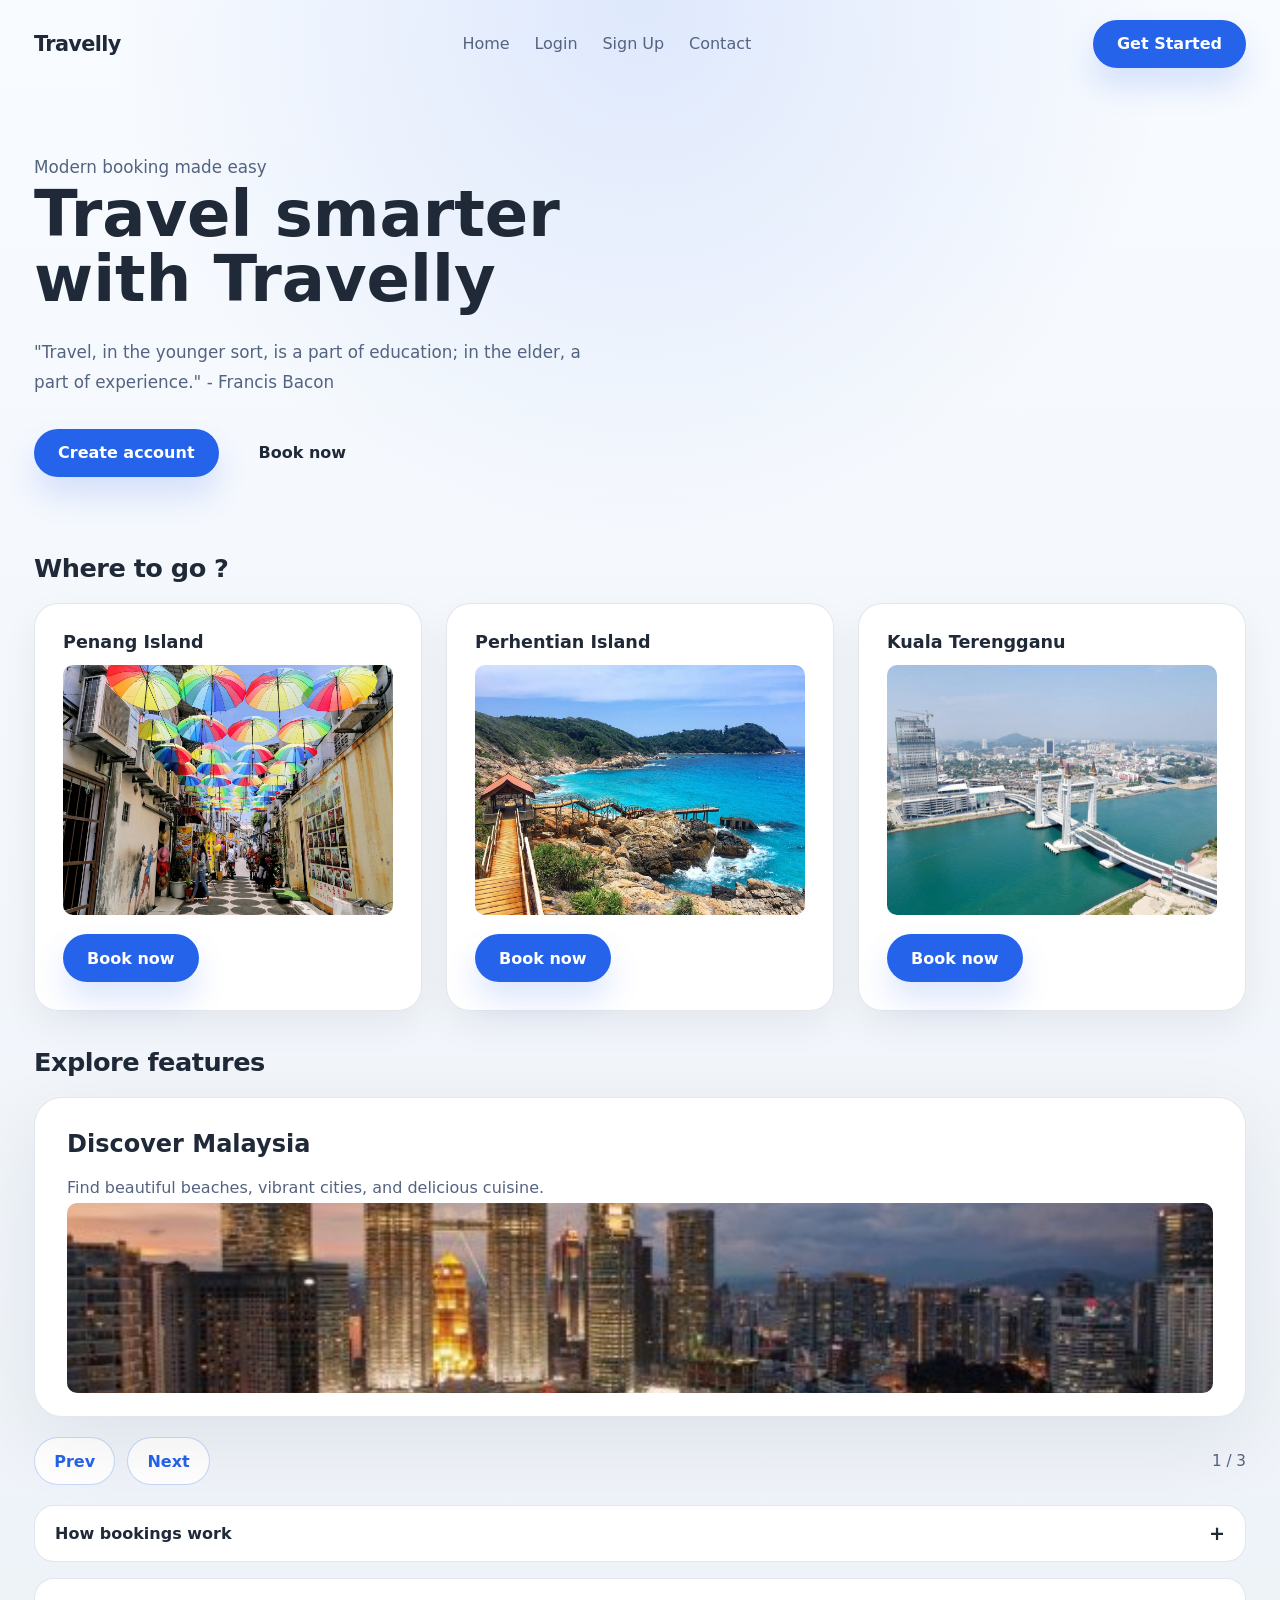
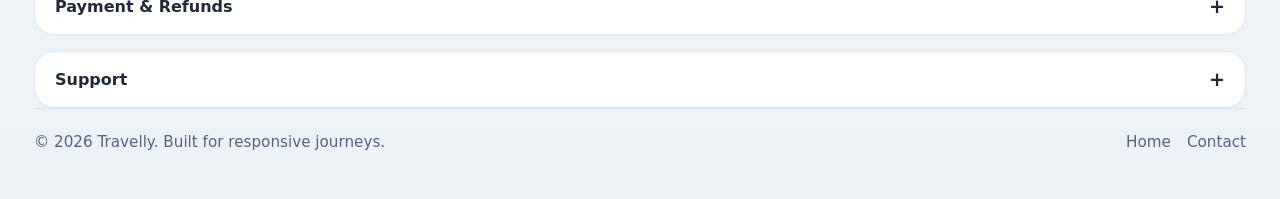
<file: html/index.html>
﻿<!DOCTYPE html>
<html lang="en">
<head>
    <meta charset="UTF-8">
    <meta name="viewport" content="width=device-width, initial-scale=1.0">
    <title>Travelly</title>
    <link rel="stylesheet" href="../css/style.css">
</head>
<body>
    <div class="site-shell">
        <header class="site-header">
            <a class="brand" href="index.html">Travelly</a>
            <nav class="site-nav">
                <a href="index.html">Home</a>
                <a href="login.html">Login</a>
                <a href="signup.html">Sign Up</a>
                <a href="contactus.html">Contact</a>
            </nav>
            <a class="btn btn-primary" href="signup.html">Get Started</a>
        </header>

        <main class="page-content">
            <section class="hero">
                <div class="hero-copy">
                    <p class="eyebrow">Modern booking made easy</p>
                    <h1>Travel smarter with Travelly</h1>
                    <p>"Travel, in the younger sort, is a part of education; in the elder, a part of experience." - Francis Bacon</p>
                    <div class="hero-actions">
                        <a class="btn btn-primary" href="signup.html">Create account</a>
                        <a class="btn" href="booking.html">Book now</a>
                    </div>
                </div>  
            </section>

            <section>
                <h2 class="section-title">Where to go ?</h2>
                <div class="card-grid">
                    <article class="card">
                        <h3>Penang Island</h3>
                        <img src="../src/penang.jpg" style="border-radius:10px;width:100%;height:250px;" alt="Penang Island"><br>
                        <a class="btn btn-primary" href="booking.html">Book now</a>
                    </article>
                    <article class="card">
                        <h3>Perhentian Island</h3>
                        <img src="../src/perhentian.jpg" style="border-radius:10px;width:100%;height:250px;" alt="Perhentian Island"><br>
                        <a class="btn btn-primary" href="booking.html">Book now</a>
                    </article>
                    <article class="card">
                        <h3>Kuala Terengganu</h3>
                        <img src="../src/kuala_terengganu.jpg" style="border-radius:10px;width:100%;height:250px;" alt="Kuala Terengganu"><br>
                        <a class="btn btn-primary" href="booking.html">Book now</a>
                    </article>
                </div>
            </section>

            <section>
                <h2 class="section-title">Explore features</h2>

                <div class="slider">
                    <div class="slider-track">
                        <div class="slide active">
                            <h3>Discover Malaysia</h3>
                            <p>Find beautiful beaches, vibrant cities, and delicious cuisine.</p>
                            <img src="../src/discover.jpg" style="border-radius:10px;width:100%;height:190px; object-fit:cover" alt="Discover Malaysia"><br>
                        </div>
                        <div class="slide">
                            <h3>Adventure Awaits</h3>
                            <p>Plan hiking trips, island hops, and cultural tours with ease.</p>
                            <img src="../src/hiking.jpg" style="border-radius:10px;width:100%;height:190px; object-fit:cover" alt="Adventure Awaits"><br>
                        </div>
                        <div class="slide">
                            <h3>Relax & Recharge</h3>
                            <p>Unwind at top resorts and hidden gems hand-picked for you.</p>
                            <img src="../src/relax.jpg" style="border-radius:10px;width:100%;height:190px; object-fit:cover" alt="Relax & Recharge"><br>
                        </div>
                    </div>

                    <div class="slider-controls">
                        <div class="slider-buttons">
                            <button class="slider-button slider-prev">Prev</button>
                            <button class="slider-button slider-next">Next</button>
                        </div>
                        <div class="slide-index">1 / 3</div>
                    </div>
                </div>

                <!-- Accordion -->
                <div class="accordion" style="margin-top:1.25rem;">
                    <div class="accordion-item">
                        <button class="accordion-header">How bookings work</button>
                        <div class="accordion-body">
                            Choose dates, select a package, and confirm payment — we handle the rest.
                        </div>
                    </div>
                    <div class="accordion-item">
                        <button class="accordion-header">Payment & Refunds</button>
                        <div class="accordion-body">
                            Secure payments and a clear refund policy for peace of mind.
                        </div>
                    </div>
                    <div class="accordion-item">
                        <button class="accordion-header">Support</button>
                        <div class="accordion-body">
                            24/7 support for trip planning and on-trip assistance.
                        </div>
                    </div>
                </div>

            </section>
        </main>

        <footer class="footer">
            <span>© 2026 Travelly. Built for responsive journeys.</span>
            <nav>
                <a href="index.html">Home</a>
                <a href="contactus.html">Contact</a>
            </nav>
        </footer>
    </div>

    <script src="https://code.jquery.com/jquery-3.6.0.min.js"></script>
    <script src="../js/components.js"></script>
</body>
</html>
</file>
<file: css/style.css>
﻿:root {
    --bg: #f5f7fb;
    --surface: #ffffff;
    --surface-strong: #f0f4ff;
    --text: #1f2937;
    --muted: #546380;
    --accent: #2563eb;
    --accent-soft: #eff6ff;
    --border: rgba(100, 116, 139, 0.18);
    --shadow: 0 24px 80px rgba(15, 23, 42, 0.08);
}

* {
    box-sizing: border-box;
}

html {
    scroll-behavior: smooth;
}

body {
    margin: 0;
    min-height: 100vh;
    font-family: Inter, system-ui, -apple-system, BlinkMacSystemFont, "Segoe UI", sans-serif;
    background: radial-gradient(circle at top, rgba(37, 99, 235, 0.12), transparent 28%),
                linear-gradient(180deg, #f8fbff 0%, #edf2f8 100%);
    color: var(--text);
}

img,
svg {
    max-width: 100%;
    display: block;
}

a {
    color: inherit;
    text-decoration: none;
}

button,
input,
textarea,
select {
    font: inherit;
}

button {
    border: none;
    cursor: pointer;
}

.site-shell {
    max-width: 1260px;
    margin: 0 auto;
    padding: 0 1.5rem 3rem;
}

.site-header {
    display: flex;
    align-items: center;
    justify-content: space-between;
    gap: 1rem;
    padding: 1.25rem 0;
}

.brand {
    font-size: 1.3rem;
    font-weight: 700;
    letter-spacing: -0.03em;
}

.site-nav {
    display: flex;
    flex-wrap: wrap;
    gap: 0.75rem;
    align-items: center;
}

.site-nav a {
    color: var(--muted);
    padding: 0.6rem 0.4rem;
    transition: color 0.2s ease;
}

.site-nav a:hover,
.site-nav a:focus-visible {
    color: var(--text);
}

.btn {
    display: inline-flex;
    align-items: center;
    justify-content: center;
    gap: 0.5rem;
    padding: 0.9rem 1.5rem;
    border-radius: 999px;
    font-weight: 600;
    transition: transform 0.2s ease, background-color 0.2s ease, box-shadow 0.2s ease;
}

.btn-primary {
    background: var(--accent);
    color: #ffffff;
    box-shadow: 0 18px 32px rgba(37, 99, 235, 0.16);
}

.btn-primary:hover,
.btn-primary:focus-visible {
    transform: translateY(-1px);
    background: #1d4ed8;
}

.page-content {
    display: flex;
    flex-direction: column;
    justify-content: center;
    gap: 2.25rem;
}
.form-content {
    display: flex;
    justify-content: center;
    padding: 2.5rem 0;
}

.hero {
    display: flex;
    flex-wrap: wrap;
    align-items: center;
    gap: 2rem;
    padding: 2.5rem 0;
}

.hero-copy {
    flex: 1 1 360px;
    max-width: 560px;
}

.hero-panel {
    flex: 1 1 320px;
    min-width: 280px;
}

.hero-copy {
    max-width: 560px;
}

.hero-copy h1 {
    margin: 0;
    font-size: clamp(2.5rem, 5vw, 4.2rem);
    line-height: 1.02;
}

.hero-copy p {
    margin: 1.5rem 0 0;
    font-size: 1.05rem;
    line-height: 1.8;
    color: var(--muted);
}

.hero-actions {
    display: flex;
    flex-wrap: wrap;
    gap: 1rem;
    margin-top: 2rem;
}

.hero-panel {
    padding: 2rem;
    border-radius: 32px;
    background: rgba(255, 255, 255, 0.94);
    box-shadow: var(--shadow);
    border: 1px solid rgba(255, 255, 255, 0.7);
}

.slider {
    display: flex;
    flex-direction: column;
    gap: 1.25rem;
}

.slider-track {
    position: relative;
    overflow: hidden;
    min-height: 320px;
    border-radius: 28px;
    background: rgba(255, 255, 255, 0.96);
    border: 1px solid var(--border);
    box-shadow: var(--shadow);
}

.slide {
    position: absolute;
    inset: 0;
    padding: 2rem;
    display: none;
    width: 100%;
}

.slide.active {
    display: block;
}

.slide h3 {
    margin-top: 0;
    margin-bottom: 1rem;
    font-size: 1.5rem;
}

.slide p {
    margin: 0;
    color: var(--muted);
    line-height: 1.8;
}

.slider-controls {
    display: flex;
    justify-content: space-between;
    align-items: center;
    gap: 1rem;
}

.slider-buttons {
    display: flex;
    gap: 0.75rem;
}

.slider-button {
    padding: 0.85rem 1.2rem;
    border-radius: 999px;
    border: 1px solid rgba(37, 99, 235, 0.25);
    background: #ffffff;
    color: var(--accent);
    font-weight: 600;
    transition: background-color 0.2s ease, transform 0.2s ease;
}

.slider-button:hover,
.slider-button:focus-visible {
    background: var(--accent-soft);
    transform: translateY(-1px);
}

.slide-index {
    color: var(--muted);
    font-size: 0.95rem;
}

.modal-overlay {
    position: fixed;
    inset: 0;
    display: none;
    align-items: center;
    justify-content: center;
    padding: 1rem;
    background: rgba(15, 23, 42, 0.55);
    z-index: 50;
}

.modal-overlay.active {
    display: flex;
}

.modal-dialog {
    width: min(100%, 520px);
    padding: 2rem;
    border-radius: 24px;
    background: #ffffff;
    box-shadow: var(--shadow);
    position: relative;
}

.modal-close {
    position: absolute;
    top: 1rem;
    right: 1rem;
    background: transparent;
    border: none;
    color: var(--muted);
    font-size: 1.5rem;
    cursor: pointer;
}

.accordion {
    display: flex;
    flex-direction: column;
    gap: 1rem;
}

.accordion-item {
    border-radius: 20px;
    border: 1px solid var(--border);
    background: rgba(255, 255, 255, 0.96);
    overflow: hidden;
}

.accordion-header {
    display: flex;
    width: 100%;
    justify-content: space-between;
    align-items: center;
    padding: 1rem 1.25rem;
    cursor: pointer;
    background: transparent;
    border: none;
    font-size: 1rem;
    font-weight: 700;
    color: var(--text);
}

.accordion-header::after {
    content: '+';
    font-size: 1.2rem;
    transition: transform 0.2s ease;
}

.accordion-item.active .accordion-header::after {
    content: '−';
}

.accordion-body {
    display: none;
    padding: 0 1.25rem 1.25rem;
    color: var(--muted);
    line-height: 1.8;
}

.accordion-item.active .accordion-body {
    display: block;
}

.section-title {
    margin: 0 0 1.25rem;
    font-size: 1.6rem;
    letter-spacing: -0.02em;
}

.card-grid {
    display: flex;
    flex-wrap: wrap;
    gap: 1.5rem;
    justify-content: space-between;
}

.card {
    flex: 1 1 calc(33% - 1rem);
    min-width: 260px;
    padding: 1.75rem;
    border-radius: 24px;
    background: rgba(255, 255, 255, 0.95);
    border: 1px solid var(--border);
    box-shadow: 0 14px 36px rgba(15, 23, 42, 0.06);
}

.card h3 {
    margin-top: 0;
    margin-bottom: 0.85rem;
    font-size: 1.1rem;
}

.card p {
    margin: 0;
    color: var(--muted);
    line-height: 1.75;
}

.form-shell {
    max-width: 540px;
    width: 100%;
    padding: 2rem;
    border-radius: 28px;
    background: rgba(255, 255, 255, 0.96);
    border: 1px solid var(--border);
    box-shadow: var(--shadow);
}

.form-shell h1,
.form-shell h2 {
    margin-top: 0;
}

.form-field {
    margin-top: 1rem;
    display: grid;
    gap: 0.5rem;
}

.form-field label {
    font-size: 0.95rem;
    color: var(--muted);
}

.form-field input,
.form-field textarea,
.form-field select {
    width: 100%;
    min-height: 3rem;
    padding: 0.95rem 1rem;
    border-radius: 16px;
    border: 1px solid rgba(100, 116, 139, 0.18);
    background: #f8fafc;
    transition: border-color 0.2s ease, box-shadow 0.2s ease;
}

.form-field input:focus,
.form-field textarea:focus,
.form-field select:focus {
    outline: none;
    border-color: var(--accent);
    box-shadow: 0 0 0 4px rgba(37, 99, 235, 0.12);
}

.form-actions {
    margin-top: 1.5rem;
    display: flex;
    gap: 1rem;
    flex-wrap: wrap;
}

.footer {
    display: flex;
    justify-content: space-between;
    align-items: center;
    padding: 1.5rem 0 0;
    color: var(--muted);
    font-size: 0.95rem;
    border-top: 1px solid rgba(148, 163, 184, 0.16);
}

.footer nav {
    display: flex;
    gap: 1rem;
    flex-wrap: wrap;
}

@media (max-width: 1024px) {
    .hero {
        gap: 1.5rem;
    }

    .card {
        flex: 1 1 calc(50% - 1rem);
    }
}

@media (max-width: 768px) {
    .site-header {
        flex-direction: column;
        align-items: stretch;
        text-align: center;
    }

    .site-nav {
        justify-content: center;
    }

    .hero {
        flex-direction: column;
        align-items: stretch;
    }

    .card {
        flex: 1 1 100%;
    }

    .hero-actions {
        justify-content: center;
    }

    .form-shell {
        padding: 1.5rem;
    }
}

@media (max-width: 540px) {
    .site-shell {
        padding: 0 1rem 2rem;
    }

    .hero-copy h1 {
        font-size: 2.4rem;
    }

    .btn {
        width: 100%;
    }

    .footer {
        flex-direction: column;
        gap: 0.75rem;
        text-align: center;
    }
}
</file>
